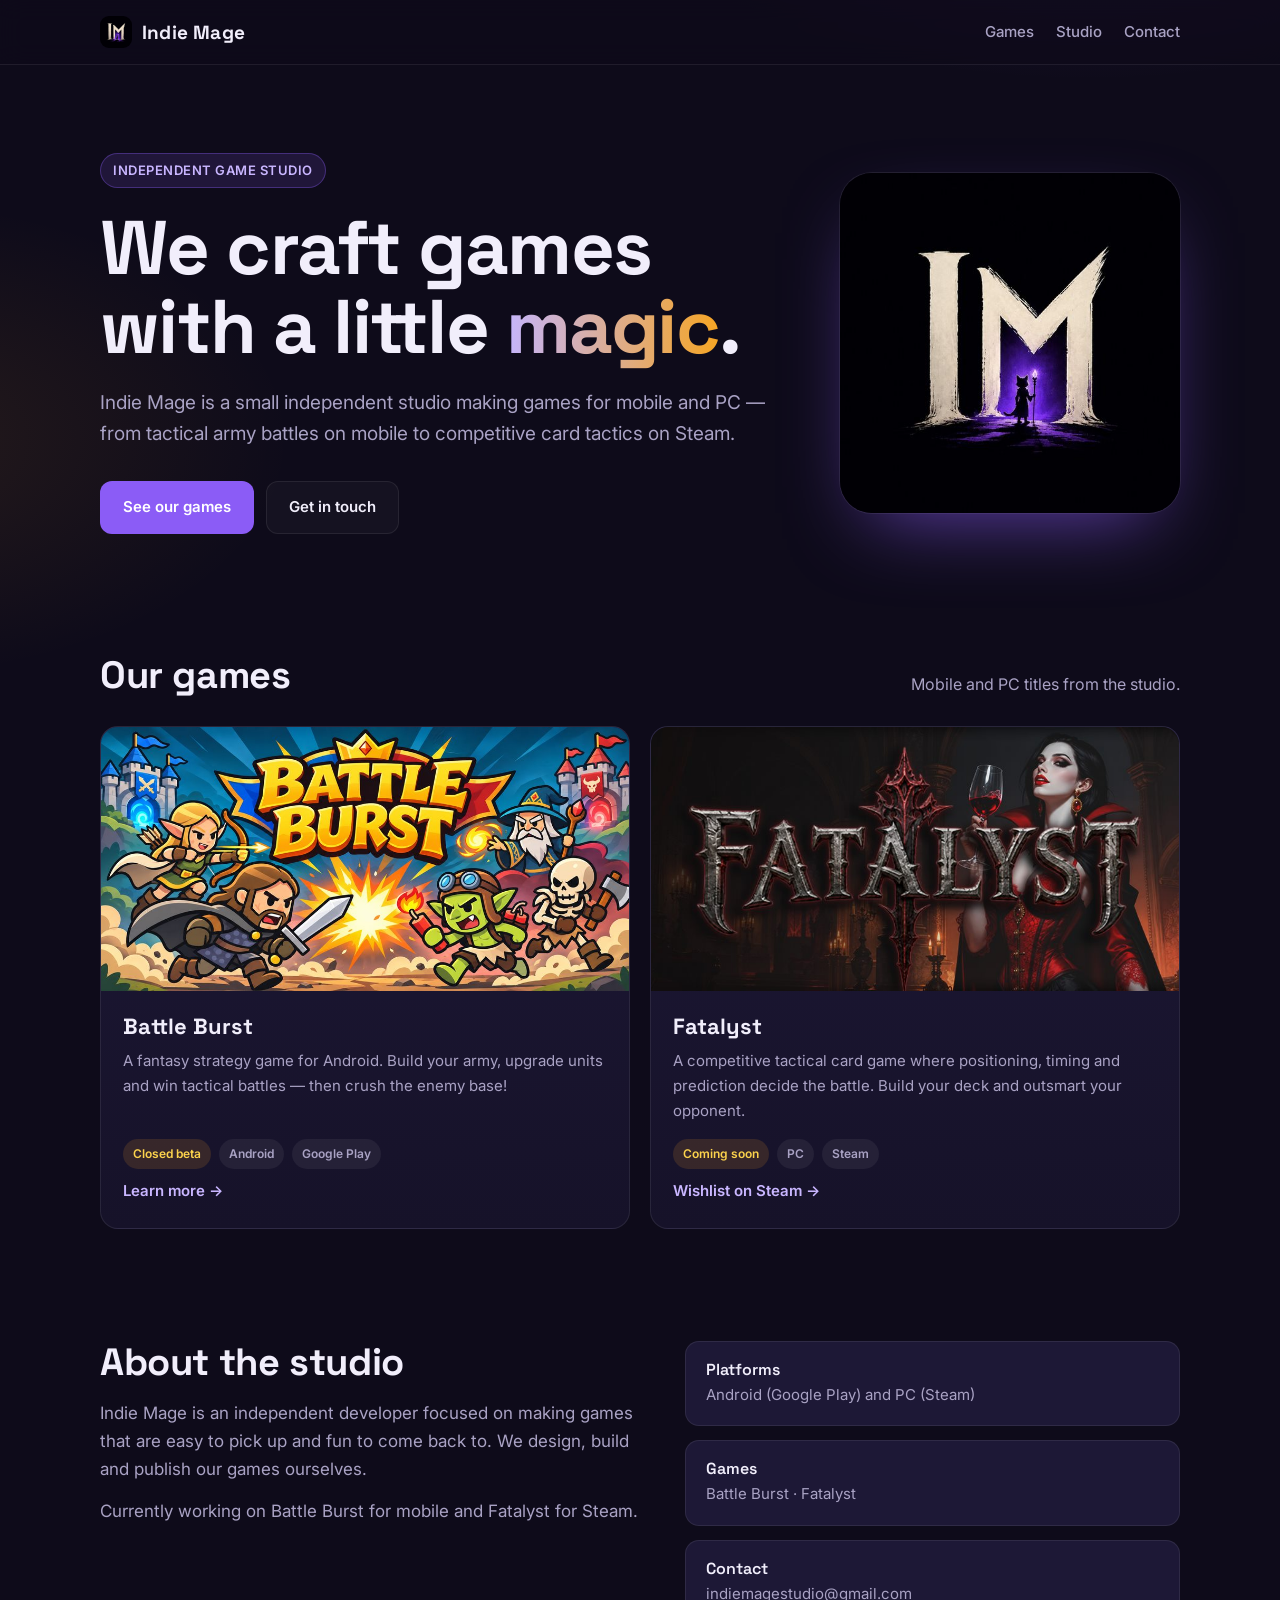
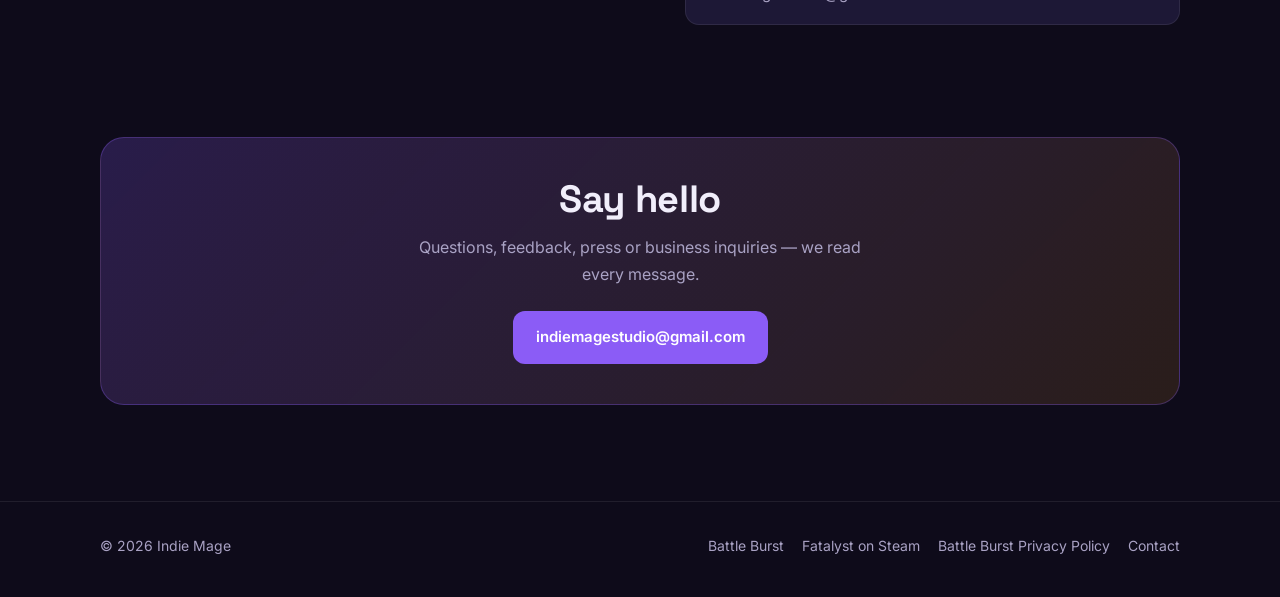
<file: index.html>
<!DOCTYPE html>
<html lang="en">
<head>
  <meta charset="UTF-8" />
  <meta name="viewport" content="width=device-width, initial-scale=1.0" />
  <title>Indie Mage — Independent Game Studio</title>
  <meta name="description" content="Indie Mage is an independent game studio making mobile and PC games, including Battle Burst and Fatalyst." />
  <meta property="og:title" content="Indie Mage — Independent Game Studio" />
  <meta property="og:description" content="Mobile and PC games from Indie Mage: Battle Burst and Fatalyst." />
  <meta property="og:url" content="https://indiemage.com/" />
  <meta property="og:image" content="https://indiemage.com/assets/img/logo-large.jpg" />
  <meta name="theme-color" content="#0e0b1a" />
  <link rel="icon" type="image/png" href="/favicon.png" />
  <link rel="preconnect" href="https://fonts.googleapis.com" />
  <link rel="preconnect" href="https://fonts.gstatic.com" crossorigin />
  <link href="https://fonts.googleapis.com/css2?family=Inter:wght@400;500;600&family=Space+Grotesk:wght@600;700&display=swap" rel="stylesheet" />
  <link rel="stylesheet" href="/assets/style.css" />
</head>
<body>
  <header class="site-header">
    <div class="wrap">
      <a class="brand" href="/">
        <img class="brand-mark" src="/assets/img/logo.jpg" alt="" width="32" height="32" />
        Indie Mage
      </a>
      <nav class="nav" aria-label="Main">
        <a href="#games">Games</a>
        <a href="#about" class="hide-sm">Studio</a>
        <a href="#contact">Contact</a>
      </nav>
    </div>
  </header>

  <main>
    <section class="hero">
      <div class="wrap">
        <div>
          <span class="eyebrow">Independent game studio</span>
          <h1>We craft games with a little <span class="glow">magic</span>.</h1>
          <p class="lead">Indie Mage is a small independent studio making games for mobile and PC — from tactical army battles on mobile to competitive card tactics on Steam.</p>
          <div class="actions">
            <a class="btn btn-primary" href="#games">See our games</a>
            <a class="btn btn-ghost" href="#contact">Get in touch</a>
          </div>
        </div>
        <img class="hero-logo" src="/assets/img/logo-large.jpg" alt="Indie Mage logo" width="340" height="340" />
      </div>
    </section>

    <section id="games">
      <div class="wrap">
        <div class="section-head">
          <h2>Our games</h2>
          <p>Mobile and PC titles from the studio.</p>
        </div>

        <div class="games">
          <a class="game-card" href="/battle-burst/">
            <div class="game-cover">
              <img class="cover" src="/assets/img/battle-burst-banner.jpg" alt="Battle Burst key art" width="1024" height="500" loading="lazy" />
            </div>
            <div class="game-body">
              <h3>Battle Burst</h3>
              <p>A fantasy strategy game for Android. Build your army, upgrade units and win tactical battles — then crush the enemy base!</p>
              <div class="tags">
                <span class="tag soon">Closed beta</span>
                <span class="tag">Android</span>
                <span class="tag">Google Play</span>
              </div>
              <span class="card-link">Learn more →</span>
            </div>
          </a>

          <a class="game-card" href="https://store.steampowered.com/app/5114410/Fatalyst/" target="_blank" rel="noopener">
            <div class="game-cover alt">
              <img class="cover" src="/assets/img/fatalyst-banner.jpg" alt="Fatalyst key art" width="920" height="430" loading="lazy" />
            </div>
            <div class="game-body">
              <h3>Fatalyst</h3>
              <p>A competitive tactical card game where positioning, timing and prediction decide the battle. Build your deck and outsmart your opponent.</p>
              <div class="tags">
                <span class="tag soon">Coming soon</span>
                <span class="tag">PC</span>
                <span class="tag">Steam</span>
              </div>
              <span class="card-link">Wishlist on Steam →</span>
            </div>
          </a>
        </div>
      </div>
    </section>

    <section id="about">
      <div class="wrap about">
        <div>
          <h2>About the studio</h2>
          <p>Indie Mage is an independent developer focused on making games that are easy to pick up and fun to come back to. We design, build and publish our games ourselves.</p>
          <p>Currently working on Battle Burst for mobile and Fatalyst for Steam.</p>
        </div>
        <div class="facts">
          <div class="fact"><strong>Platforms</strong><span>Android (Google Play) and PC (Steam)</span></div>
          <div class="fact"><strong>Games</strong><span>Battle Burst · Fatalyst</span></div>
          <div class="fact"><strong>Contact</strong><span>indiemagestudio@gmail.com</span></div>
        </div>
      </div>
    </section>

    <section id="contact">
      <div class="wrap">
        <div class="contact-box">
          <h2>Say hello</h2>
          <p>Questions, feedback, press or business inquiries — we read every message.</p>
          <a class="btn btn-primary" href="mailto:indiemagestudio@gmail.com">indiemagestudio@gmail.com</a>
        </div>
      </div>
    </section>
  </main>

  <footer class="site-footer">
    <div class="wrap">
      <span>© 2026 Indie Mage</span>
      <nav aria-label="Footer">
        <a href="/battle-burst/">Battle Burst</a>
        <a href="https://store.steampowered.com/app/5114410/Fatalyst/" target="_blank" rel="noopener">Fatalyst on Steam</a>
        <a href="/battle-burst/privacy-policy/">Battle Burst Privacy Policy</a>
        <a href="mailto:indiemagestudio@gmail.com">Contact</a>
      </nav>
    </div>
  </footer>
</body>
</html>
</file>
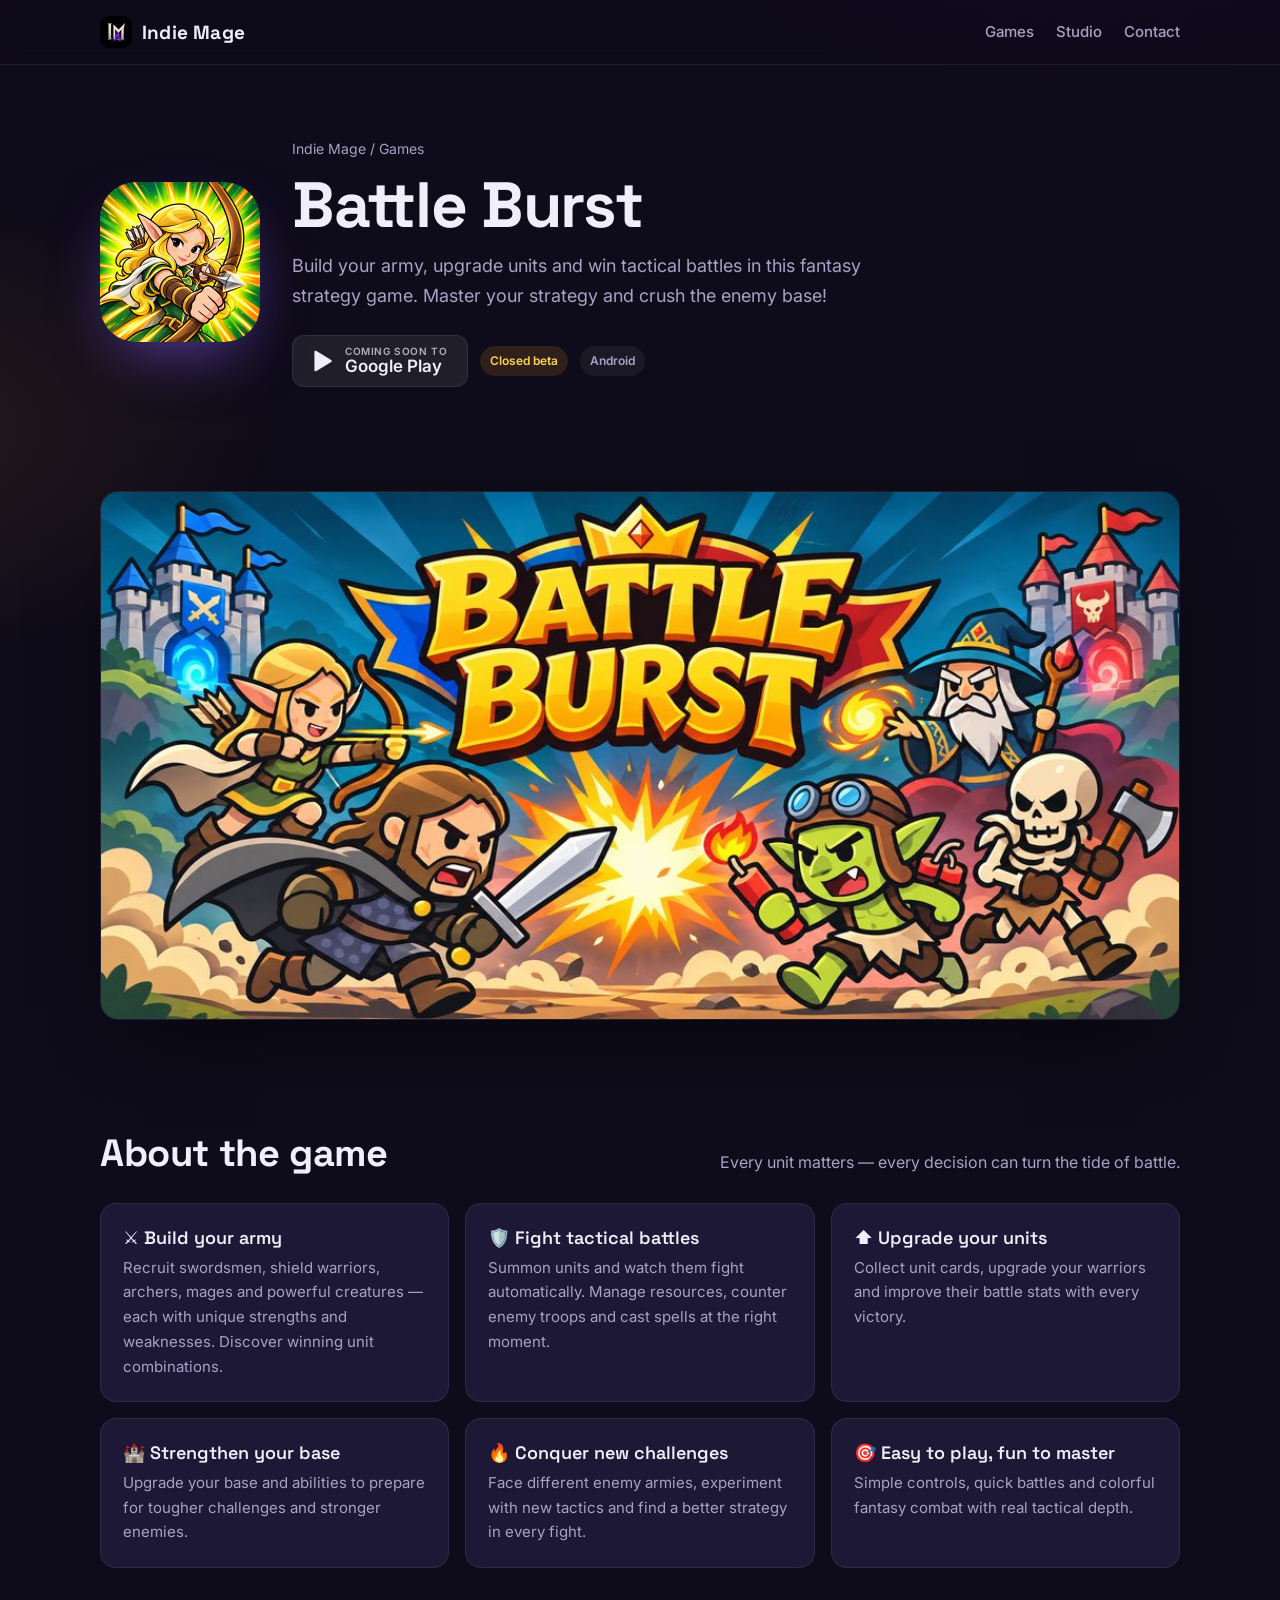
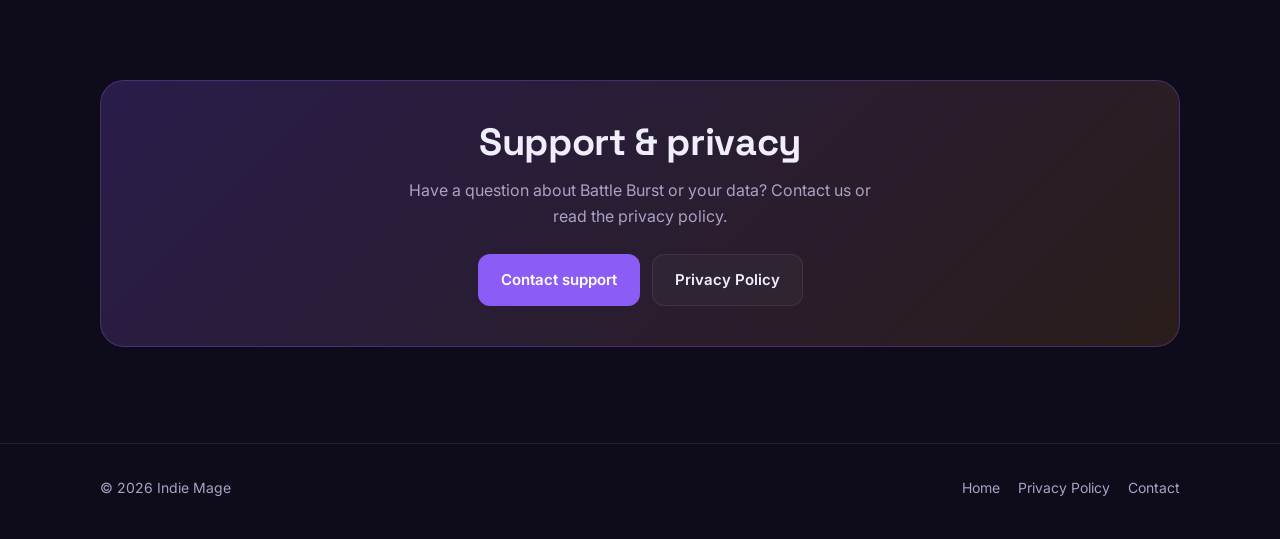
<file: battle-burst/index.html>
<!DOCTYPE html>
<html lang="en">
<head>
  <meta charset="UTF-8" />
  <meta name="viewport" content="width=device-width, initial-scale=1.0" />
  <title>Battle Burst — Indie Mage</title>
  <meta name="description" content="Battle Burst: build your army, upgrade units and win tactical battles in this fantasy strategy game for Android by Indie Mage." />
  <meta property="og:title" content="Battle Burst — Indie Mage" />
  <meta property="og:description" content="Build your army, upgrade units and win tactical battles in this fantasy strategy game." />
  <meta property="og:url" content="https://indiemage.com/battle-burst/" />
  <meta property="og:image" content="https://indiemage.com/assets/img/battle-burst-banner.jpg" />
  <meta name="theme-color" content="#0e0b1a" />
  <link rel="icon" type="image/png" href="/favicon.png" />
  <link rel="preconnect" href="https://fonts.googleapis.com" />
  <link rel="preconnect" href="https://fonts.gstatic.com" crossorigin />
  <link href="https://fonts.googleapis.com/css2?family=Inter:wght@400;500;600&family=Space+Grotesk:wght@600;700&display=swap" rel="stylesheet" />
  <link rel="stylesheet" href="/assets/style.css" />
</head>
<body>
  <header class="site-header">
    <div class="wrap">
      <a class="brand" href="/">
        <img class="brand-mark" src="/assets/img/logo.jpg" alt="" width="32" height="32" />
        Indie Mage
      </a>
      <nav class="nav" aria-label="Main">
        <a href="/#games">Games</a>
        <a href="/#about" class="hide-sm">Studio</a>
        <a href="/#contact">Contact</a>
      </nav>
    </div>
  </header>

  <main>
    <section class="game-hero">
      <div class="wrap">
        <img class="game-icon" src="/assets/img/battle-burst-icon.jpg" alt="Battle Burst app icon" width="160" height="160" />
        <div>
          <div class="breadcrumb"><a href="/">Indie Mage</a> / Games</div>
          <h1>Battle Burst</h1>
          <p class="lead">Build your army, upgrade units and win tactical battles in this fantasy strategy game. Master your strategy and crush the enemy base!</p>
          <div class="actions">
            <!-- When the game is public, replace this <div> with:
                 <a class="btn btn-play" href="https://play.google.com/store/apps/details?id=YOUR.PACKAGE" target="_blank" rel="noopener"> ... </a> -->
            <div class="btn btn-play disabled" aria-label="Coming soon to Google Play">
              <svg viewBox="0 0 24 24" aria-hidden="true"><path d="M5 3.5v17a1 1 0 0 0 1.5.86l14-8.5a1 1 0 0 0 0-1.72l-14-8.5A1 1 0 0 0 5 3.5Z" fill="currentColor"/></svg>
              <div><small>Coming soon to</small><span>Google Play</span></div>
            </div>
            <span class="tag soon">Closed beta</span>
            <span class="tag">Android</span>
          </div>
        </div>
      </div>
    </section>

    <section>
      <div class="wrap">
        <img class="game-banner" src="/assets/img/battle-burst-banner.jpg" alt="Battle Burst: heroes clash with goblins and skeletons between two castles" width="1024" height="500" />
      </div>
    </section>

    <section>
      <div class="wrap">
        <div class="section-head">
          <h2>About the game</h2>
          <p>Every unit matters — every decision can turn the tide of battle.</p>
        </div>
        <div class="features">
          <div class="feature"><h3>⚔️ Build your army</h3><p>Recruit swordsmen, shield warriors, archers, mages and powerful creatures — each with unique strengths and weaknesses. Discover winning unit combinations.</p></div>
          <div class="feature"><h3>🛡️ Fight tactical battles</h3><p>Summon units and watch them fight automatically. Manage resources, counter enemy troops and cast spells at the right moment.</p></div>
          <div class="feature"><h3>⬆️ Upgrade your units</h3><p>Collect unit cards, upgrade your warriors and improve their battle stats with every victory.</p></div>
          <div class="feature"><h3>🏰 Strengthen your base</h3><p>Upgrade your base and abilities to prepare for tougher challenges and stronger enemies.</p></div>
          <div class="feature"><h3>🔥 Conquer new challenges</h3><p>Face different enemy armies, experiment with new tactics and find a better strategy in every fight.</p></div>
          <div class="feature"><h3>🎯 Easy to play, fun to master</h3><p>Simple controls, quick battles and colorful fantasy combat with real tactical depth.</p></div>
        </div>
      </div>
    </section>

    <section>
      <div class="wrap">
        <div class="contact-box">
          <h2>Support &amp; privacy</h2>
          <p>Have a question about Battle Burst or your data? Contact us or read the privacy policy.</p>
          <div style="display:flex;flex-wrap:wrap;gap:12px;justify-content:center">
            <a class="btn btn-primary" href="mailto:indiemagestudio@gmail.com">Contact support</a>
            <a class="btn btn-ghost" href="/battle-burst/privacy-policy/">Privacy Policy</a>
          </div>
        </div>
      </div>
    </section>
  </main>

  <footer class="site-footer">
    <div class="wrap">
      <span>© 2026 Indie Mage</span>
      <nav aria-label="Footer">
        <a href="/">Home</a>
        <a href="/battle-burst/privacy-policy/">Privacy Policy</a>
        <a href="mailto:indiemagestudio@gmail.com">Contact</a>
      </nav>
    </div>
  </footer>
</body>
</html>
</file>
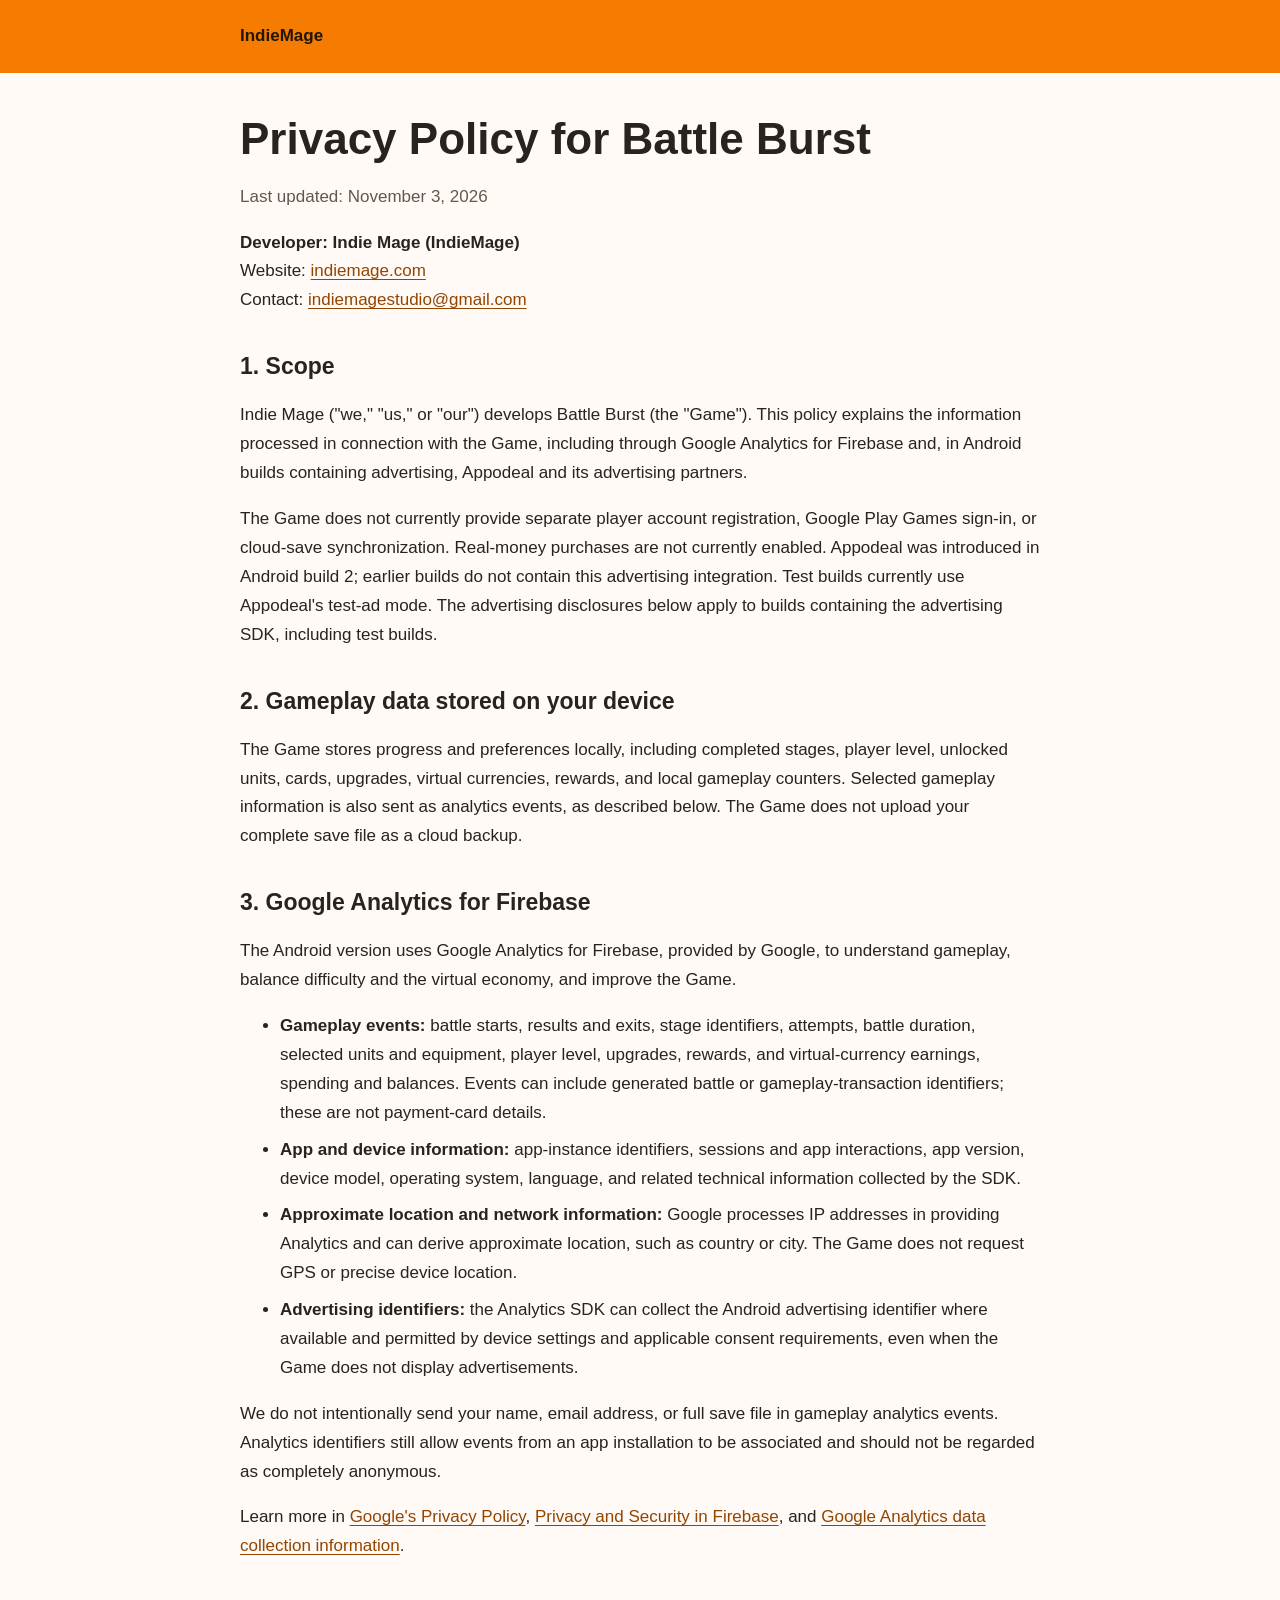
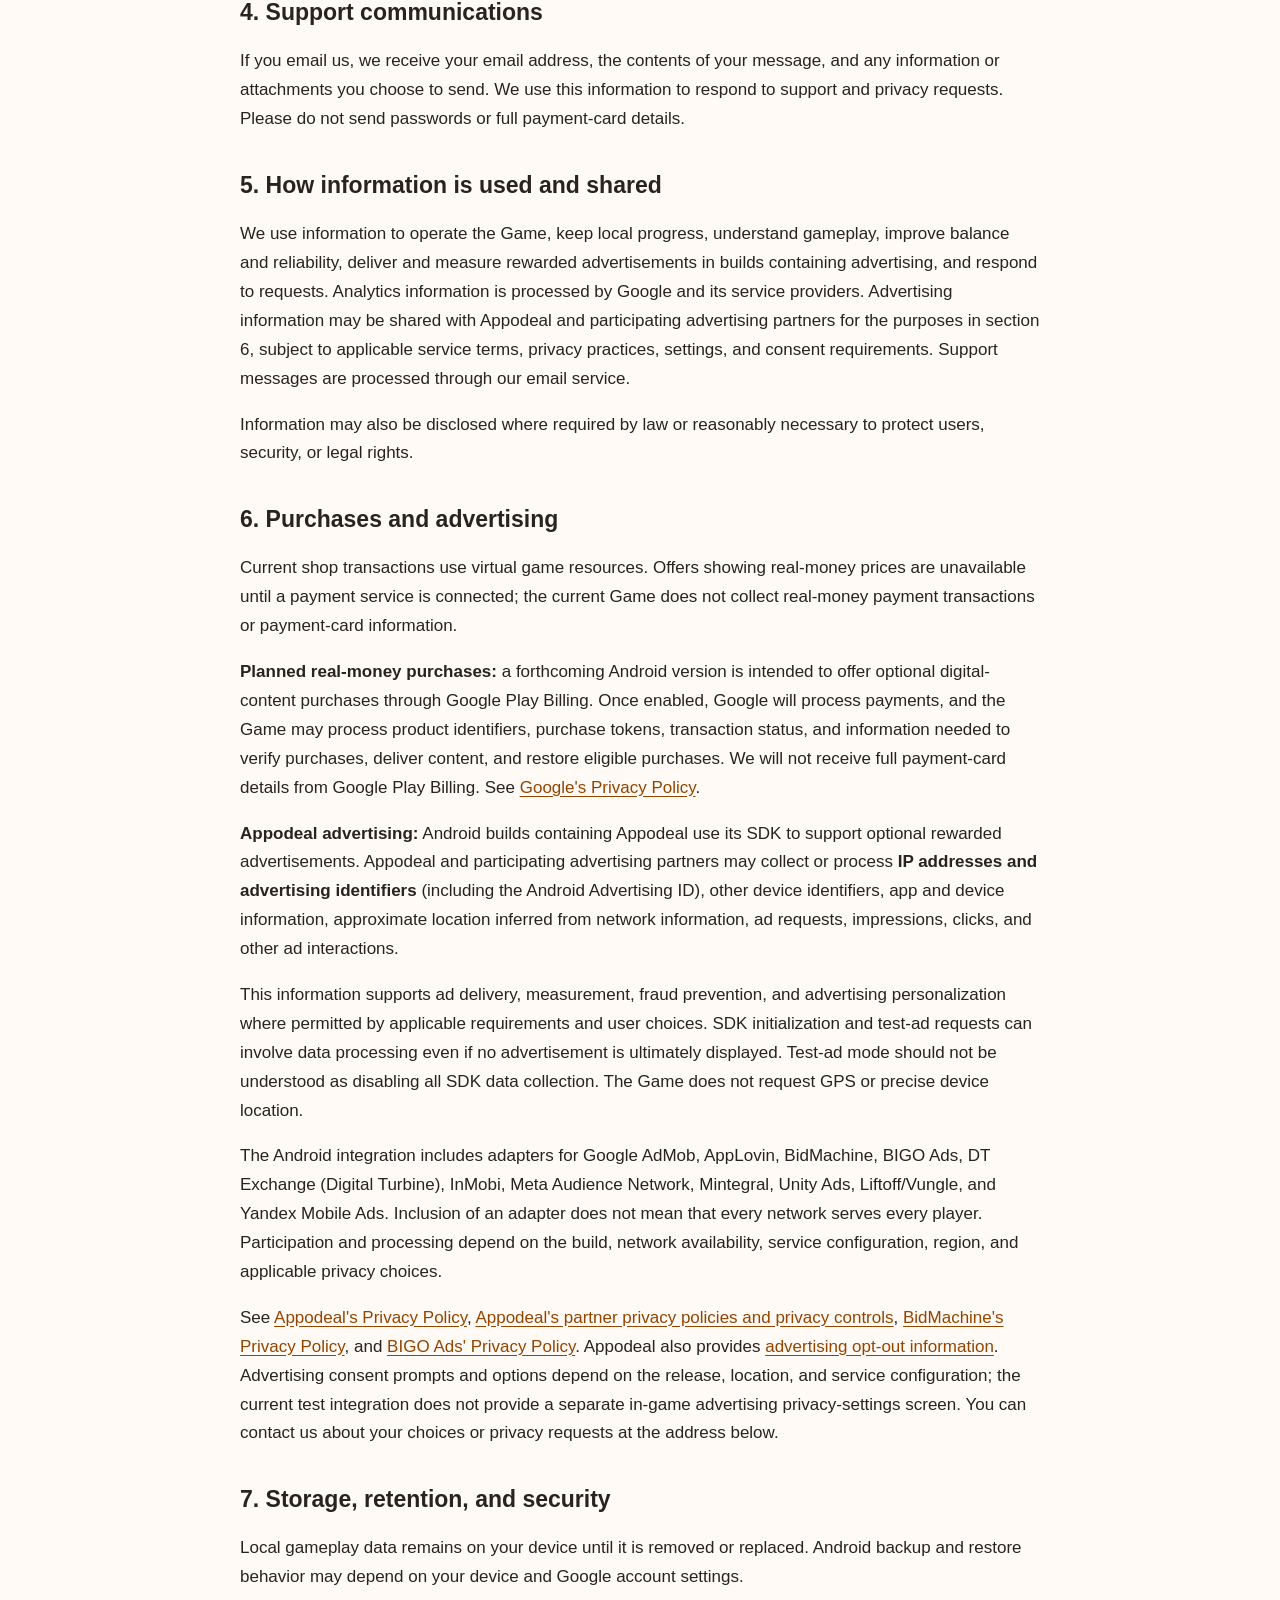
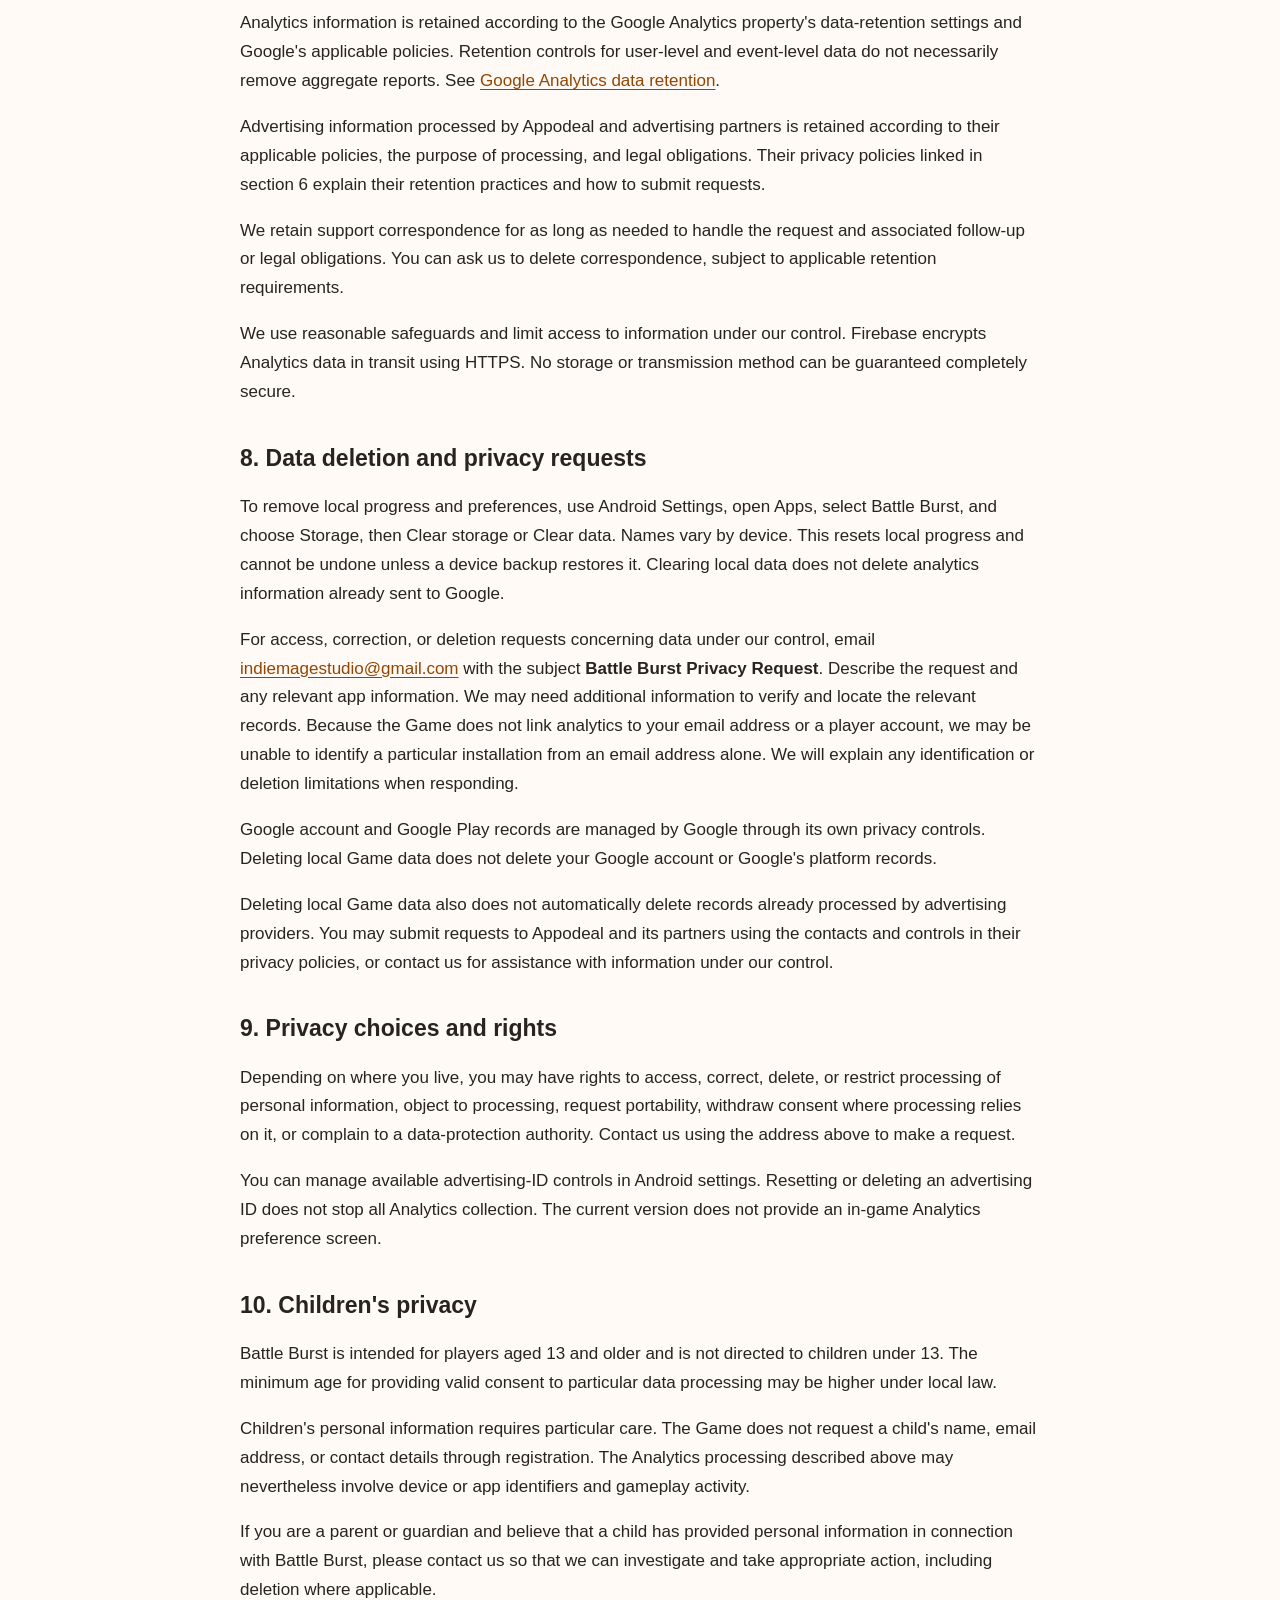
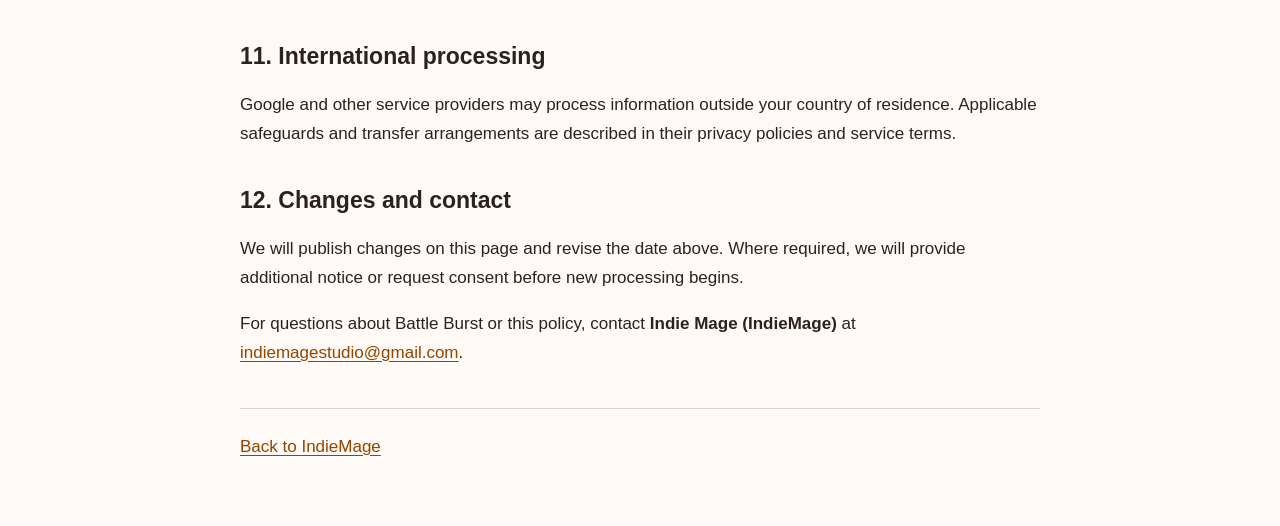
<file: battle-burst/privacy-policy/index.html>
<!DOCTYPE html>
<html lang="en">
<head>
  <meta charset="UTF-8">
  <meta name="viewport" content="width=device-width, initial-scale=1">
  <meta name="description" content="Battle Burst privacy policy: Firebase Analytics, Appodeal advertising, IP addresses, advertising identifiers, privacy rights, and deletion requests.">
  <title>Battle Burst Privacy Policy | IndieMage</title>
  <style>
    * { box-sizing: border-box; }
    body { margin: 0; background: #fffaf5; color: #292320; font: 17px/1.7 Arial, Helvetica, sans-serif; }
    header { background: #f57c00; padding: 22px max(24px, calc((100% - 800px) / 2)); }
    header a { color: #241600; font-weight: 700; text-decoration: none; }
    main { max-width: 848px; margin: auto; padding: 40px 24px 64px; }
    h1 { font-size: clamp(30px, 6vw, 44px); line-height: 1.2; margin: 0 0 16px; }
    h2 { font-size: 23px; line-height: 1.35; margin-top: 36px; }
    a { color: #934500; overflow-wrap: anywhere; text-underline-offset: 3px; }
    a:focus-visible { outline: 3px solid #934500; outline-offset: 4px; }
    li { margin: 8px 0; }
    address { font-style: normal; }
    .meta { color: #63574f; }
    footer { border-top: 1px solid #dfd3c8; padding-top: 24px; margin-top: 40px; }
    @media print { body { background: white; color: black; } header { background: none; padding: 0; } main { padding: 20px 0; } }
  </style>
</head>
<body>
  <header><a href="/">IndieMage</a></header>
  <main>
    <h1>Privacy Policy for Battle Burst</h1>
    <p class="meta">Last updated: <time datetime="2026-11-03">November 3, 2026</time></p>
    <address><strong>Developer: Indie Mage (IndieMage)</strong><br>
      Website: <a href="https://indiemage.com/">indiemage.com</a><br>
      Contact: <a href="mailto:indiemagestudio@gmail.com">indiemagestudio@gmail.com</a>
    </address>

    <h2>1. Scope</h2>
    <p>Indie Mage ("we," "us," or "our") develops Battle Burst (the "Game"). This policy explains the information processed in connection with the Game, including through Google Analytics for Firebase and, in Android builds containing advertising, Appodeal and its advertising partners.</p>
    <p>The Game does not currently provide separate player account registration, Google Play Games sign-in, or cloud-save synchronization. Real-money purchases are not currently enabled. Appodeal was introduced in Android build 2; earlier builds do not contain this advertising integration. Test builds currently use Appodeal's test-ad mode. The advertising disclosures below apply to builds containing the advertising SDK, including test builds.</p>

    <h2>2. Gameplay data stored on your device</h2>
    <p>The Game stores progress and preferences locally, including completed stages, player level, unlocked units, cards, upgrades, virtual currencies, rewards, and local gameplay counters. Selected gameplay information is also sent as analytics events, as described below. The Game does not upload your complete save file as a cloud backup.</p>

    <h2>3. Google Analytics for Firebase</h2>
    <p>The Android version uses Google Analytics for Firebase, provided by Google, to understand gameplay, balance difficulty and the virtual economy, and improve the Game.</p>
    <ul>
      <li><strong>Gameplay events:</strong> battle starts, results and exits, stage identifiers, attempts, battle duration, selected units and equipment, player level, upgrades, rewards, and virtual-currency earnings, spending and balances. Events can include generated battle or gameplay-transaction identifiers; these are not payment-card details.</li>
      <li><strong>App and device information:</strong> app-instance identifiers, sessions and app interactions, app version, device model, operating system, language, and related technical information collected by the SDK.</li>
      <li><strong>Approximate location and network information:</strong> Google processes IP addresses in providing Analytics and can derive approximate location, such as country or city. The Game does not request GPS or precise device location.</li>
      <li><strong>Advertising identifiers:</strong> the Analytics SDK can collect the Android advertising identifier where available and permitted by device settings and applicable consent requirements, even when the Game does not display advertisements.</li>
    </ul>
    <p>We do not intentionally send your name, email address, or full save file in gameplay analytics events. Analytics identifiers still allow events from an app installation to be associated and should not be regarded as completely anonymous.</p>
    <p>Learn more in <a href="https://policies.google.com/privacy">Google's Privacy Policy</a>, <a href="https://firebase.google.com/support/privacy">Privacy and Security in Firebase</a>, and <a href="https://support.google.com/analytics/answer/11593727?hl=en">Google Analytics data collection information</a>.</p>

    <h2>4. Support communications</h2>
    <p>If you email us, we receive your email address, the contents of your message, and any information or attachments you choose to send. We use this information to respond to support and privacy requests. Please do not send passwords or full payment-card details.</p>

    <h2>5. How information is used and shared</h2>
    <p>We use information to operate the Game, keep local progress, understand gameplay, improve balance and reliability, deliver and measure rewarded advertisements in builds containing advertising, and respond to requests. Analytics information is processed by Google and its service providers. Advertising information may be shared with Appodeal and participating advertising partners for the purposes in section 6, subject to applicable service terms, privacy practices, settings, and consent requirements. Support messages are processed through our email service.</p>
    <p>Information may also be disclosed where required by law or reasonably necessary to protect users, security, or legal rights.</p>

    <h2>6. Purchases and advertising</h2>
    <p>Current shop transactions use virtual game resources. Offers showing real-money prices are unavailable until a payment service is connected; the current Game does not collect real-money payment transactions or payment-card information.</p>
    <p><strong>Planned real-money purchases:</strong> a forthcoming Android version is intended to offer optional digital-content purchases through Google Play Billing. Once enabled, Google will process payments, and the Game may process product identifiers, purchase tokens, transaction status, and information needed to verify purchases, deliver content, and restore eligible purchases. We will not receive full payment-card details from Google Play Billing. See <a href="https://policies.google.com/privacy">Google's Privacy Policy</a>.</p>
    <p><strong>Appodeal advertising:</strong> Android builds containing Appodeal use its SDK to support optional rewarded advertisements. Appodeal and participating advertising partners may collect or process <strong>IP addresses and advertising identifiers</strong> (including the Android Advertising ID), other device identifiers, app and device information, approximate location inferred from network information, ad requests, impressions, clicks, and other ad interactions.</p>
    <p>This information supports ad delivery, measurement, fraud prevention, and advertising personalization where permitted by applicable requirements and user choices. SDK initialization and test-ad requests can involve data processing even if no advertisement is ultimately displayed. Test-ad mode should not be understood as disabling all SDK data collection. The Game does not request GPS or precise device location.</p>
    <p>The Android integration includes adapters for Google AdMob, AppLovin, BidMachine, BIGO Ads, DT Exchange (Digital Turbine), InMobi, Meta Audience Network, Mintegral, Unity Ads, Liftoff/Vungle, and Yandex Mobile Ads. Inclusion of an adapter does not mean that every network serves every player. Participation and processing depend on the build, network availability, service configuration, region, and applicable privacy choices.</p>
    <p>See <a href="https://appodeal.com/privacy-policy/">Appodeal's Privacy Policy</a>, <a href="https://appodeal.com/partners-privacy-policies/">Appodeal's partner privacy policies and privacy controls</a>, <a href="https://www.bidmachine.com/privacy-policy">BidMachine's Privacy Policy</a>, and <a href="https://bigoads.com/privacy">BIGO Ads' Privacy Policy</a>. Appodeal also provides <a href="https://appodeal.com/sdk-opt-out/">advertising opt-out information</a>. Advertising consent prompts and options depend on the release, location, and service configuration; the current test integration does not provide a separate in-game advertising privacy-settings screen. You can contact us about your choices or privacy requests at the address below.</p>

    <h2>7. Storage, retention, and security</h2>
    <p>Local gameplay data remains on your device until it is removed or replaced. Android backup and restore behavior may depend on your device and Google account settings.</p>
    <p>Analytics information is retained according to the Google Analytics property's data-retention settings and Google's applicable policies. Retention controls for user-level and event-level data do not necessarily remove aggregate reports. See <a href="https://support.google.com/analytics/answer/7667196?hl=en">Google Analytics data retention</a>.</p>
    <p>Advertising information processed by Appodeal and advertising partners is retained according to their applicable policies, the purpose of processing, and legal obligations. Their privacy policies linked in section 6 explain their retention practices and how to submit requests.</p>
    <p>We retain support correspondence for as long as needed to handle the request and associated follow-up or legal obligations. You can ask us to delete correspondence, subject to applicable retention requirements.</p>
    <p>We use reasonable safeguards and limit access to information under our control. Firebase encrypts Analytics data in transit using HTTPS. No storage or transmission method can be guaranteed completely secure.</p>

    <h2 id="delete-data">8. Data deletion and privacy requests</h2>
    <p>To remove local progress and preferences, use Android Settings, open Apps, select Battle Burst, and choose Storage, then Clear storage or Clear data. Names vary by device. This resets local progress and cannot be undone unless a device backup restores it. Clearing local data does not delete analytics information already sent to Google.</p>
    <p>For access, correction, or deletion requests concerning data under our control, email <a href="mailto:indiemagestudio@gmail.com?subject=Battle%20Burst%20Privacy%20Request">indiemagestudio@gmail.com</a> with the subject <strong>Battle Burst Privacy Request</strong>. Describe the request and any relevant app information. We may need additional information to verify and locate the relevant records. Because the Game does not link analytics to your email address or a player account, we may be unable to identify a particular installation from an email address alone. We will explain any identification or deletion limitations when responding.</p>
    <p>Google account and Google Play records are managed by Google through its own privacy controls. Deleting local Game data does not delete your Google account or Google's platform records.</p>
    <p>Deleting local Game data also does not automatically delete records already processed by advertising providers. You may submit requests to Appodeal and its partners using the contacts and controls in their privacy policies, or contact us for assistance with information under our control.</p>

    <h2>9. Privacy choices and rights</h2>
    <p>Depending on where you live, you may have rights to access, correct, delete, or restrict processing of personal information, object to processing, request portability, withdraw consent where processing relies on it, or complain to a data-protection authority. Contact us using the address above to make a request.</p>
    <p>You can manage available advertising-ID controls in Android settings. Resetting or deleting an advertising ID does not stop all Analytics collection. The current version does not provide an in-game Analytics preference screen.</p>

    <h2>10. Children's privacy</h2>
    <p>Battle Burst is intended for players aged 13 and older and is not directed to children under 13. The minimum age for providing valid consent to particular data processing may be higher under local law.</p>
    <p>Children's personal information requires particular care. The Game does not request a child's name, email address, or contact details through registration. The Analytics processing described above may nevertheless involve device or app identifiers and gameplay activity.</p>
    <p>If you are a parent or guardian and believe that a child has provided personal information in connection with Battle Burst, please contact us so that we can investigate and take appropriate action, including deletion where applicable.</p>

    <h2>11. International processing</h2>
    <p>Google and other service providers may process information outside your country of residence. Applicable safeguards and transfer arrangements are described in their privacy policies and service terms.</p>

    <h2>12. Changes and contact</h2>
    <p>We will publish changes on this page and revise the date above. Where required, we will provide additional notice or request consent before new processing begins.</p>
    <p>For questions about Battle Burst or this policy, contact <strong>Indie Mage (IndieMage)</strong> at <a href="mailto:indiemagestudio@gmail.com">indiemagestudio@gmail.com</a>.</p>
    <footer><a href="/">Back to IndieMage</a></footer>
  </main>
</body>
</html>
</file>
<file: assets/style.css>
/* Indie Mage — shared site styles */
:root {
  --bg: #0e0b1a;
  --bg-2: #161229;
  --surface: #1d1836;
  --surface-2: #262046;
  --line: rgba(255, 255, 255, 0.08);
  --text: #f1eefb;
  --muted: #a9a2c4;
  --accent: #8b5cf6;
  --accent-2: #f5a524;
  --radius: 18px;
  --max: 1120px;
  --font: "Inter", system-ui, -apple-system, "Segoe UI", Roboto, Arial, sans-serif;
  --display: "Space Grotesk", var(--font);
}

* { box-sizing: border-box; margin: 0; padding: 0; }

html { scroll-behavior: smooth; }

body {
  background:
    radial-gradient(900px 500px at 85% -10%, rgba(139, 92, 246, 0.22), transparent 60%),
    radial-gradient(700px 400px at -10% 20%, rgba(245, 165, 36, 0.10), transparent 60%),
    var(--bg);
  color: var(--text);
  font: 16px/1.65 var(--font);
  min-height: 100vh;
  -webkit-font-smoothing: antialiased;
}

img { display: block; max-width: 100%; height: auto; }
a { color: inherit; }
a:focus-visible, button:focus-visible { outline: 2px solid var(--accent-2); outline-offset: 4px; border-radius: 6px; }

.wrap { width: 100%; max-width: var(--max); margin: 0 auto; padding: 0 20px; }

/* Header */
.site-header {
  position: sticky; top: 0; z-index: 10;
  background: rgba(14, 11, 26, 0.72);
  backdrop-filter: blur(12px);
  -webkit-backdrop-filter: blur(12px);
  border-bottom: 1px solid var(--line);
}
.site-header .wrap { display: flex; align-items: center; justify-content: space-between; height: 64px; gap: 16px; }
.brand { display: flex; align-items: center; gap: 10px; text-decoration: none; font: 700 19px/1 var(--display); letter-spacing: 0.01em; }
.brand-mark {
  width: 32px; height: 32px; border-radius: 9px; object-fit: cover;
  background: linear-gradient(135deg, var(--accent), var(--accent-2));
}
.nav { display: flex; gap: 22px; }
.nav a { color: var(--muted); text-decoration: none; font-weight: 500; font-size: 15px; transition: color .15s; }
.nav a:hover { color: var(--text); }

/* Hero */
.hero { padding: 88px 0 64px; }
.hero .wrap { display: grid; grid-template-columns: 1fr auto; gap: 48px; align-items: center; }
.hero-logo {
  width: 340px; height: 340px; border-radius: 32px;
  box-shadow: 0 30px 80px -30px rgba(139, 92, 246, .7), 0 0 0 1px var(--line);
}
.eyebrow {
  display: inline-block; padding: 6px 12px; border-radius: 999px;
  background: rgba(139, 92, 246, 0.14); border: 1px solid rgba(139, 92, 246, 0.35);
  color: #c9b6ff; font-size: 13px; font-weight: 600; letter-spacing: 0.04em; text-transform: uppercase;
}
.hero h1 {
  margin-top: 20px;
  font: 700 clamp(40px, 7vw, 76px)/1.04 var(--display);
  letter-spacing: -0.02em;
  max-width: 14ch;
}
.hero h1 .glow {
  background: linear-gradient(90deg, #c4b5fd, var(--accent-2));
  -webkit-background-clip: text; background-clip: text; color: transparent;
}
.hero p.lead { margin-top: 20px; max-width: 56ch; color: var(--muted); font-size: clamp(17px, 2vw, 19px); }
.hero .actions { margin-top: 32px; display: flex; flex-wrap: wrap; gap: 12px; }

/* Buttons */
.btn {
  display: inline-flex; align-items: center; gap: 10px;
  padding: 13px 22px; border-radius: 12px;
  font-weight: 600; text-decoration: none; font-size: 15px;
  border: 1px solid transparent; transition: transform .15s, background .15s, border-color .15s;
}
.btn:hover { transform: translateY(-1px); }
.btn-primary { background: var(--accent); color: #fff; }
.btn-primary:hover { background: #7c4dee; }
.btn-ghost { border-color: var(--line); background: rgba(255,255,255,0.03); }
.btn-ghost:hover { border-color: rgba(255,255,255,0.2); }
.btn-play { background: #fff; color: #111; padding: 10px 20px 10px 16px; }
.btn-play svg { width: 26px; height: 26px; flex: none; }
.btn-play small { display: block; font-size: 10px; font-weight: 600; letter-spacing: .06em; text-transform: uppercase; opacity: .7; line-height: 1.1; }
.btn-play span { display: block; font-size: 17px; line-height: 1.15; }
.btn-play.disabled { background: rgba(255,255,255,.08); color: var(--text); border-color: var(--line); cursor: default; }
.btn-play.disabled:hover { transform: none; }
.btn-steam { background: #1b2838; color: #fff; border-color: rgba(102, 192, 244, .35); }
.btn-steam:hover { background: #22364d; border-color: rgba(102, 192, 244, .7); }

.game-banner { width: 100%; border-radius: var(--radius); border: 1px solid var(--line); box-shadow: 0 30px 80px -40px rgba(0,0,0,.8); }

/* Sections */
section { padding: 56px 0; }
.section-head { display: flex; align-items: end; justify-content: space-between; gap: 16px; margin-bottom: 28px; }
h2 { font: 700 clamp(28px, 4vw, 38px)/1.15 var(--display); letter-spacing: -0.01em; }
.section-head p { color: var(--muted); }

/* Game cards */
.games { display: grid; grid-template-columns: repeat(auto-fit, minmax(300px, 1fr)); gap: 20px; }
.game-card {
  position: relative; display: flex; flex-direction: column;
  background: linear-gradient(180deg, var(--surface), var(--bg-2));
  border: 1px solid var(--line); border-radius: var(--radius);
  overflow: hidden; text-decoration: none;
  transition: transform .2s, border-color .2s, box-shadow .2s;
}
a.game-card:hover { transform: translateY(-4px); border-color: rgba(139, 92, 246, 0.5); box-shadow: 0 20px 50px -20px rgba(139, 92, 246, 0.45); }
.game-cover {
  aspect-ratio: 2 / 1; overflow: hidden; display: grid; place-items: center;
  background: radial-gradient(circle at 30% 20%, rgba(245,165,36,.35), transparent 55%),
              linear-gradient(135deg, #3b1f7a, #1a1340);
}
.game-cover.alt {
  background: radial-gradient(circle at 70% 30%, rgba(220, 38, 38, .30), transparent 55%),
              linear-gradient(135deg, #2a2a35, #121218);
}
.game-cover img.cover { width: 100%; height: 100%; object-fit: cover; }
.game-cover img.icon { width: 96px; height: 96px; border-radius: 22px; box-shadow: 0 12px 30px rgba(0,0,0,.45); }
.game-cover .placeholder-title { font: 700 34px/1 var(--display); letter-spacing: .02em; text-shadow: 0 4px 20px rgba(0,0,0,.4); }
.game-body { padding: 22px 22px 24px; display: flex; flex-direction: column; gap: 10px; flex: 1; }
.game-body h3 { font: 700 22px/1.2 var(--display); }
.game-body p { color: var(--muted); font-size: 15px; }
.tags { display: flex; flex-wrap: wrap; gap: 8px; margin-top: auto; padding-top: 6px; }
.tag { font-size: 12px; font-weight: 600; padding: 5px 10px; border-radius: 999px; background: rgba(255,255,255,.06); color: var(--muted); }
.tag.live { background: rgba(34, 197, 94, .14); color: #86efac; }
.tag.soon { background: rgba(245, 165, 36, .14); color: #fcd34d; }
.card-link { color: #c9b6ff; font-weight: 600; font-size: 15px; }

/* About */
.about { display: grid; grid-template-columns: 1.1fr 1fr; gap: 40px; align-items: start; }
.about p { color: var(--muted); margin-top: 14px; font-size: 17px; }
.facts { display: grid; gap: 14px; }
.fact { padding: 18px 20px; border-radius: 14px; background: var(--surface); border: 1px solid var(--line); }
.fact strong { display: block; font: 600 16px/1.3 var(--display); }
.fact span { color: var(--muted); font-size: 15px; }

/* Contact */
.contact-box {
  padding: 40px; border-radius: 24px; text-align: center;
  background: linear-gradient(135deg, rgba(139, 92, 246, .22), rgba(245, 165, 36, .12));
  border: 1px solid rgba(139, 92, 246, .3);
}
.contact-box p { color: var(--muted); margin: 12px auto 24px; max-width: 48ch; }

/* Game page */
.game-hero { padding: 72px 0 48px; }
.game-hero .wrap { display: grid; grid-template-columns: auto 1fr; gap: 32px; align-items: center; }
.game-icon {
  width: 160px; height: 160px; border-radius: 36px; object-fit: cover;
  background: linear-gradient(135deg, #7c3aed, #f59e0b);
  display: grid; place-items: center; font: 700 52px/1 var(--display);
  box-shadow: 0 24px 60px -18px rgba(139, 92, 246, .6);
}
.game-hero h1 { font: 700 clamp(38px, 6vw, 64px)/1.05 var(--display); letter-spacing: -0.02em; margin-top: 12px; }
.game-hero .lead { color: var(--muted); font-size: 18px; margin-top: 12px; max-width: 54ch; }
.game-hero .actions { margin-top: 24px; display: flex; flex-wrap: wrap; gap: 12px; align-items: center; }

.shots { display: flex; gap: 16px; overflow-x: auto; padding-bottom: 8px; scroll-snap-type: x mandatory; }
.shot {
  flex: none; width: 240px; aspect-ratio: 9 / 19.5; border-radius: 22px;
  background: linear-gradient(160deg, var(--surface-2), var(--bg-2));
  border: 1px solid var(--line); scroll-snap-align: start; overflow: hidden;
  display: grid; place-items: center; color: var(--muted); font-size: 14px;
}
.shot img { width: 100%; height: 100%; object-fit: cover; }

.features { display: grid; grid-template-columns: repeat(3, 1fr); gap: 16px; }
@media (max-width: 960px) { .features { grid-template-columns: repeat(2, 1fr); } }
@media (max-width: 600px) { .features { grid-template-columns: 1fr; } }
.feature { padding: 22px; border-radius: 16px; background: var(--surface); border: 1px solid var(--line); }
.feature h3 { font: 600 18px/1.3 var(--display); }
.feature p { color: var(--muted); font-size: 15px; margin-top: 6px; }

.breadcrumb { color: var(--muted); font-size: 14px; }
.breadcrumb a { text-decoration: none; }
.breadcrumb a:hover { color: var(--text); }

/* Footer */
.site-footer { border-top: 1px solid var(--line); margin-top: 40px; padding: 32px 0 40px; color: var(--muted); font-size: 14px; }
.site-footer .wrap { display: flex; flex-wrap: wrap; justify-content: space-between; gap: 16px; }
.site-footer nav { display: flex; flex-wrap: wrap; gap: 18px; }
.site-footer a { text-decoration: none; }
.site-footer a:hover { color: var(--text); }

@media (max-width: 960px) and (min-width: 761px) {
  .hero-logo { width: 240px; height: 240px; }
}

@media (max-width: 760px) {
  .nav { gap: 16px; }
  .nav a.hide-sm { display: none; }
  .hero { padding: 48px 0 40px; }
  .hero .wrap { grid-template-columns: 1fr; gap: 28px; }
  .hero-logo { order: -1; width: 120px; height: 120px; border-radius: 24px; }
  .about { grid-template-columns: 1fr; gap: 24px; }
  .contact-box { padding: 28px 20px; }
  .game-hero .wrap { grid-template-columns: 1fr; gap: 20px; }
  .game-icon { width: 112px; height: 112px; border-radius: 26px; font-size: 38px; }
  .shot { width: 200px; }
  .section-head { flex-direction: column; align-items: start; }
}

@media (prefers-reduced-motion: reduce) {
  html { scroll-behavior: auto; }
  * { transition: none !important; }
}
</file>
